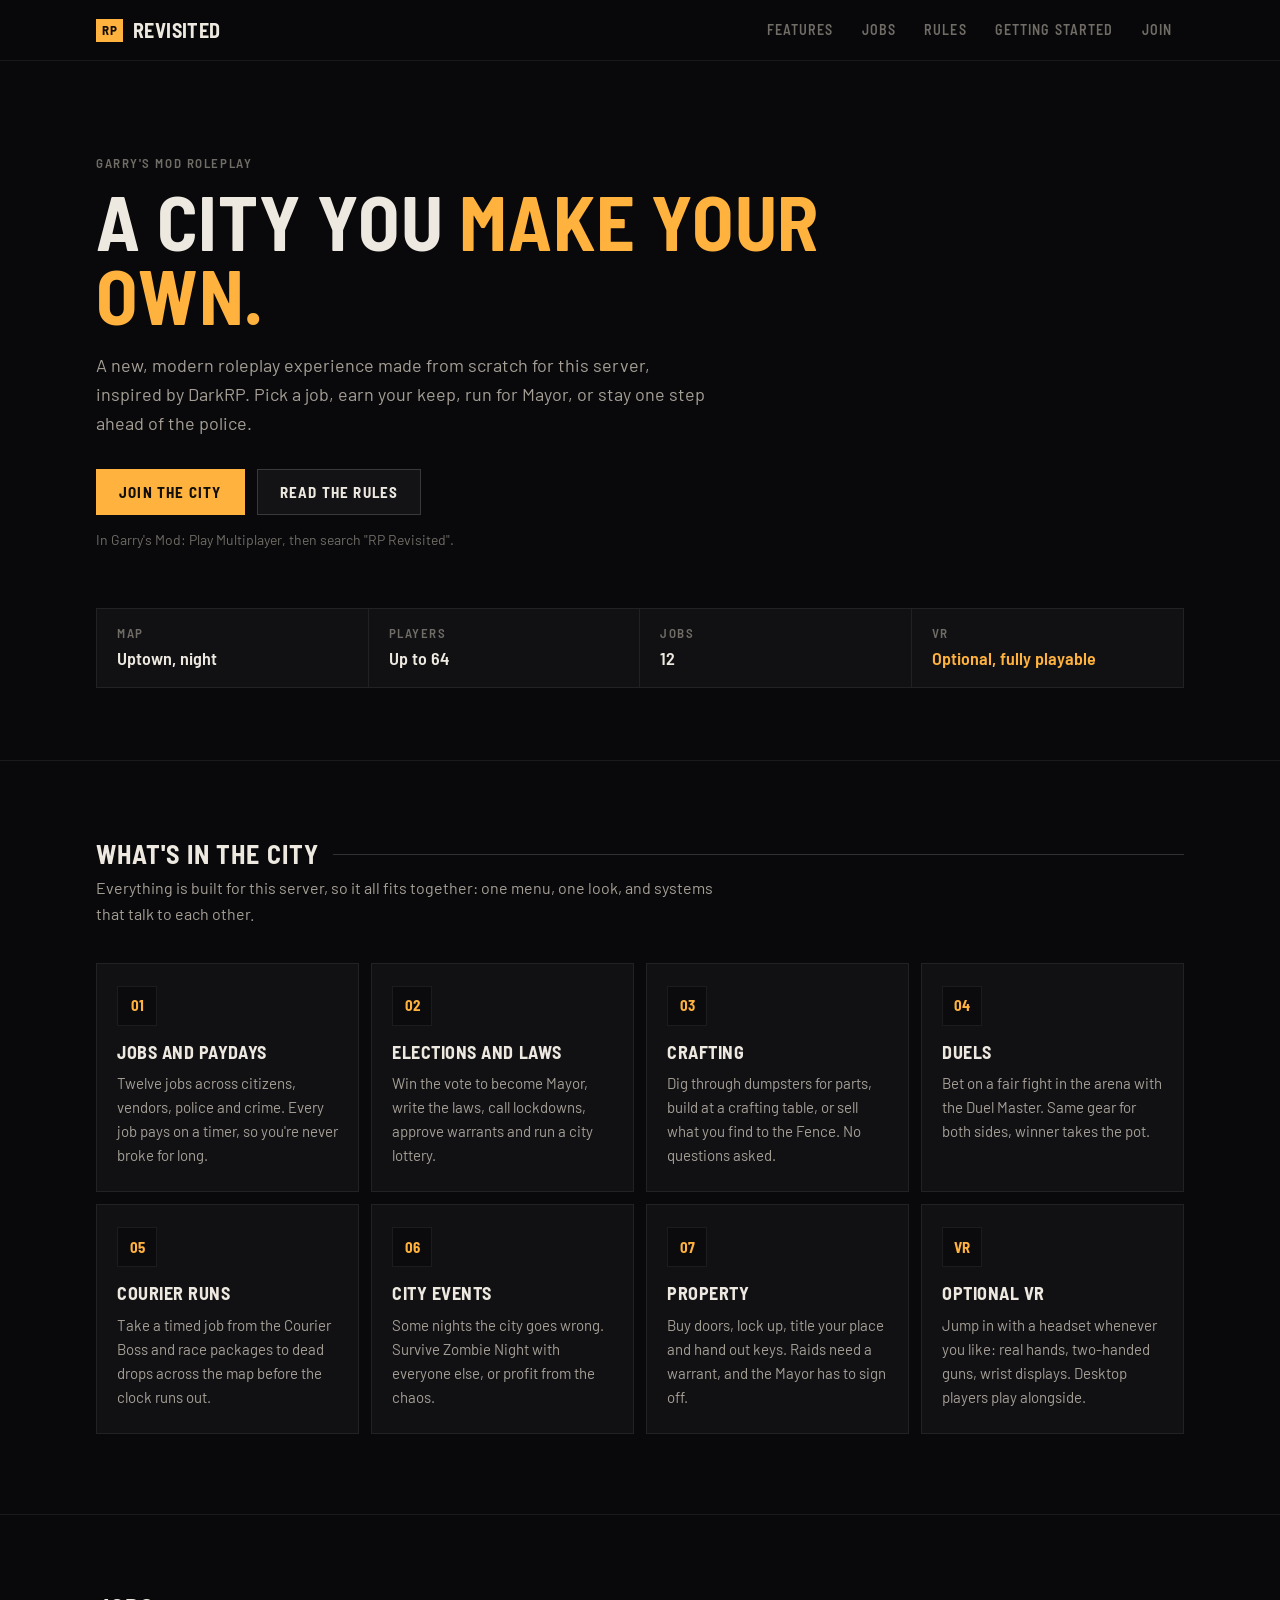
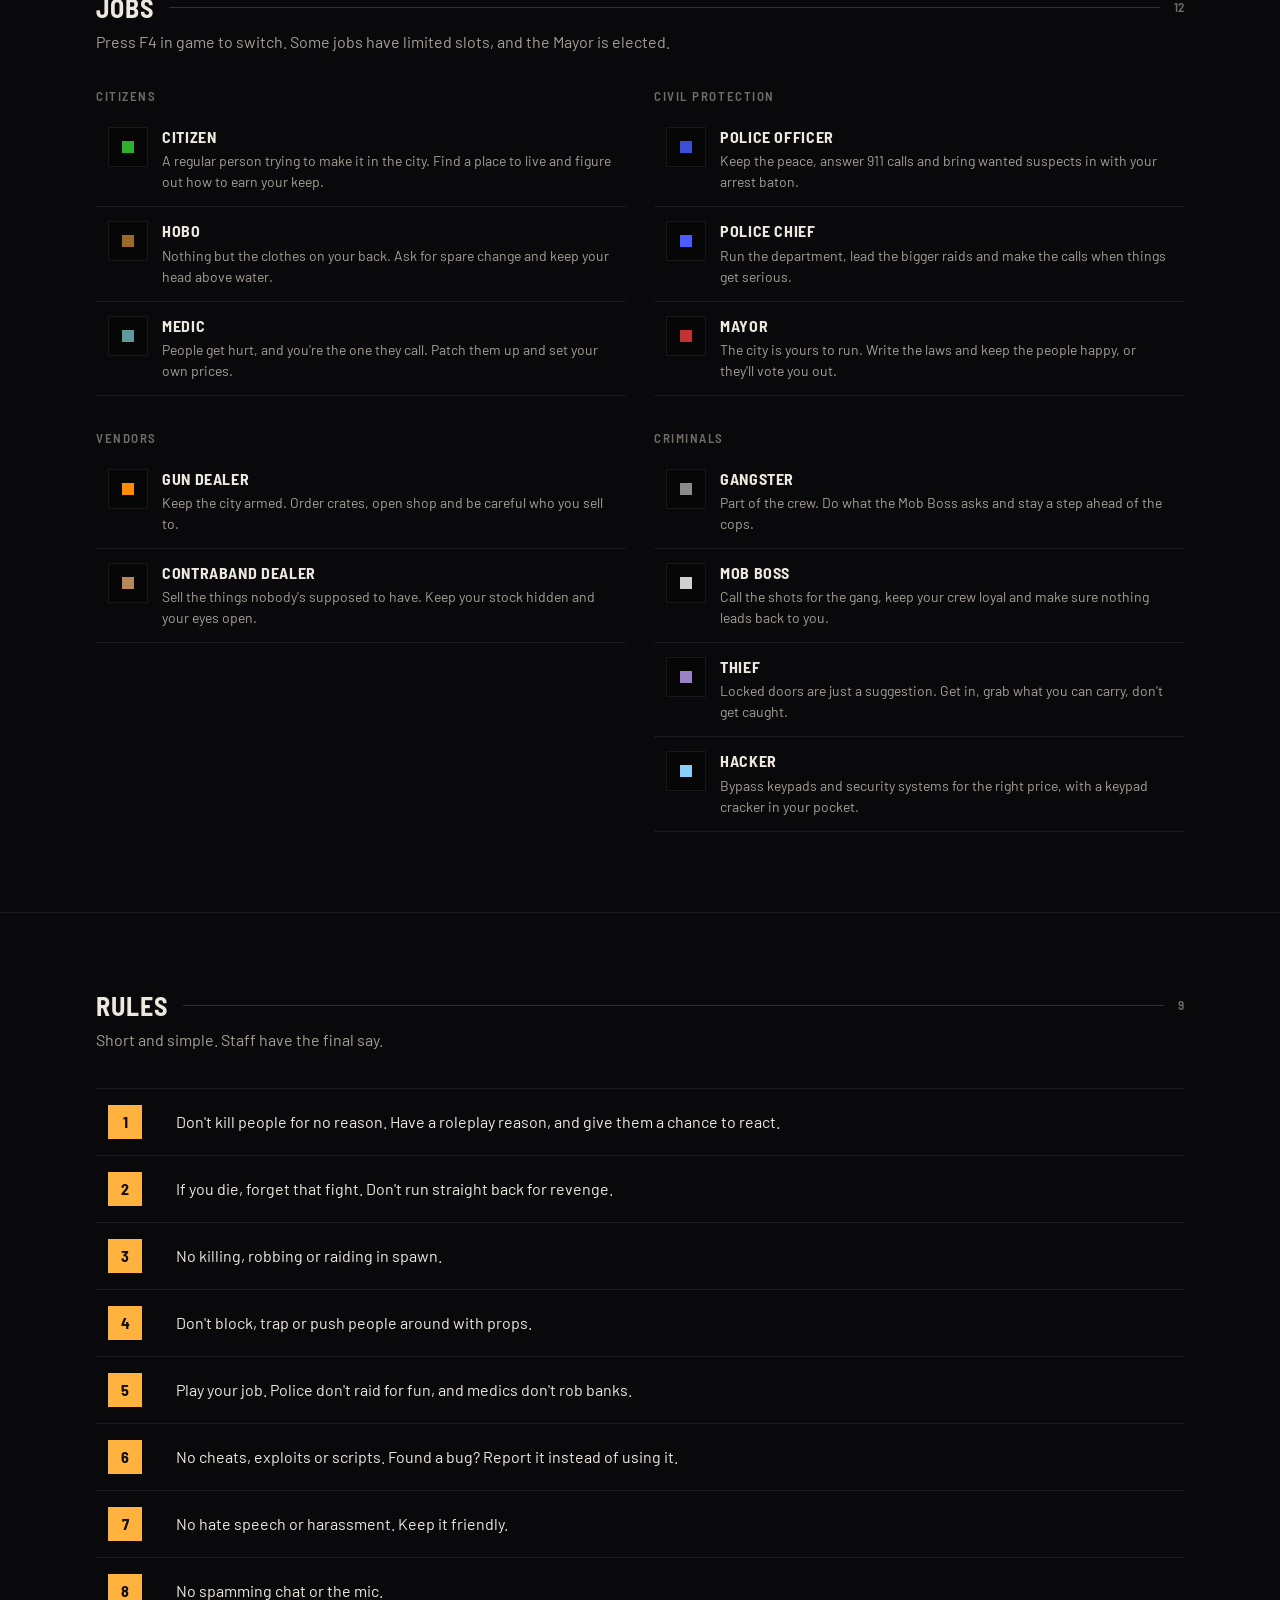
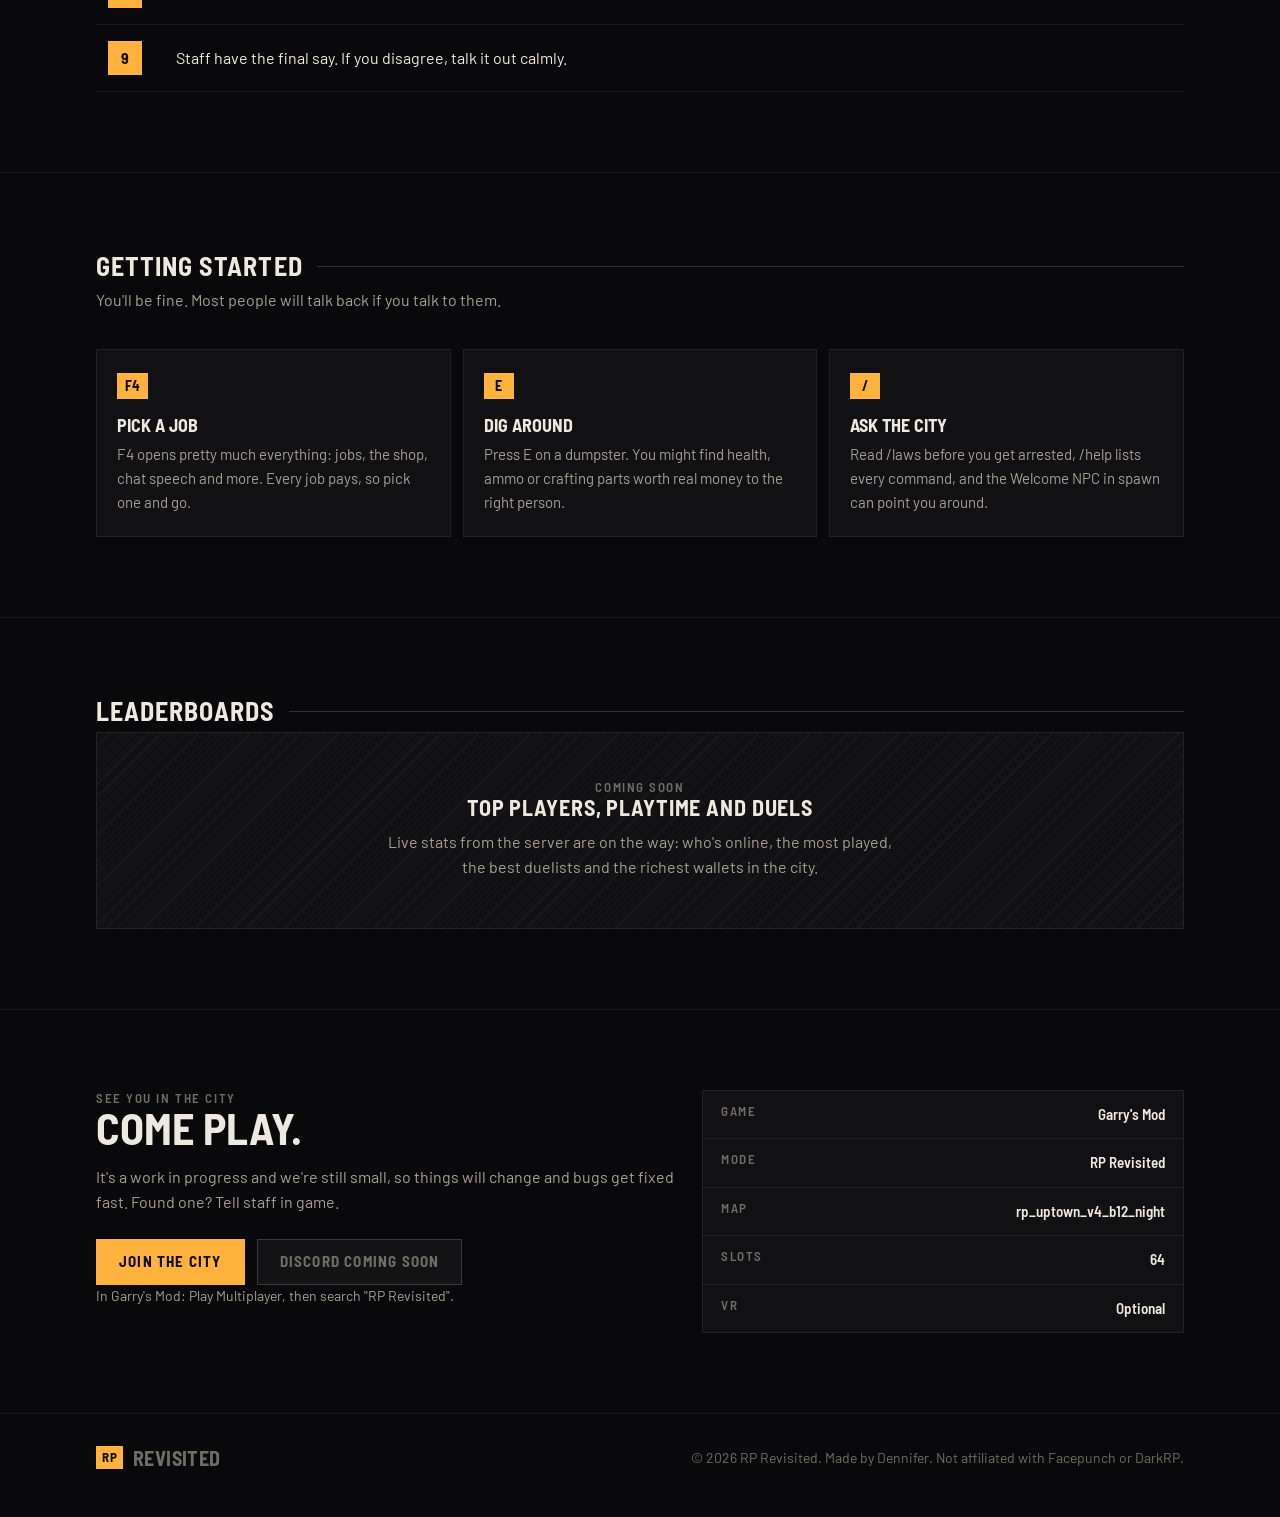
<file: index.html>
<!doctype html>
<html lang="en">
<head>
  <meta charset="utf-8">
  <meta name="viewport" content="width=device-width, initial-scale=1">
  <title>RP Revisited</title>
  <meta name="description" content="RP Revisited: a modern Garry's Mod roleplay server, made from scratch. Jobs, elections, crafting, duels, courier runs, city events and optional VR.">
  <meta name="theme-color" content="#09090b">
  <link rel="preconnect" href="https://fonts.googleapis.com">
  <link rel="preconnect" href="https://fonts.gstatic.com" crossorigin>
  <link href="https://fonts.googleapis.com/css2?family=Barlow:wght@400;500&family=Barlow+Semi+Condensed:wght@600;700&display=swap" rel="stylesheet">
  <link rel="stylesheet" href="style.css">
</head>
<body>

<header class="topbar">
  <div class="wrap">
    <a class="mark" href="#top" aria-label="RP Revisited, back to top">
      <span class="mark-tag">RP</span><span class="mark-word">Revisited</span>
    </a>
    <nav class="nav" aria-label="Sections">
      <a href="#features">Features</a>
      <a href="#jobs">Jobs</a>
      <a href="#rules">Rules</a>
      <a href="#start">Getting started</a>
      <a href="#join">Join</a>
    </nav>
  </div>
</header>

<main id="top">

  <!-- Hero -->
  <section class="hero">
    <div class="wrap">
      <div class="label">Garry's Mod roleplay</div>
      <h1>A city you <em>make your own.</em></h1>
      <p class="lead">A new, modern roleplay experience made from scratch for this server, inspired by DarkRP. Pick a job, earn your keep, run for Mayor, or stay one step ahead of the police.</p>
      <div class="hero-actions">
        <a class="btn btn-primary" data-join href="#join">Join the city</a>
        <a class="btn" href="#rules">Read the rules</a>
      </div>
      <p class="join-note" data-join-note></p>

      <div class="facts" role="list">
        <div class="fact" role="listitem"><div class="label">Map</div><div class="value">Uptown, night</div></div>
        <div class="fact" role="listitem"><div class="label">Players</div><div class="value">Up to 64</div></div>
        <div class="fact" role="listitem"><div class="label">Jobs</div><div class="value">12</div></div>
        <div class="fact" role="listitem"><div class="label">VR</div><div class="value amber">Optional, fully playable</div></div>
      </div>
    </div>
  </section>

  <!-- Features -->
  <section class="block" id="features">
    <div class="wrap">
      <div class="rule"><h2>What's in the city</h2></div>
      <p class="intro">Everything is built for this server, so it all fits together: one menu, one look, and systems that talk to each other.</p>
      <div class="grid">
        <article class="tile brackets">
          <div class="icon">01</div>
          <h3>Jobs and paydays</h3>
          <p>Twelve jobs across citizens, vendors, police and crime. Every job pays on a timer, so you're never broke for long.</p>
        </article>
        <article class="tile brackets">
          <div class="icon">02</div>
          <h3>Elections and laws</h3>
          <p>Win the vote to become Mayor, write the laws, call lockdowns, approve warrants and run a city lottery.</p>
        </article>
        <article class="tile brackets">
          <div class="icon">03</div>
          <h3>Crafting</h3>
          <p>Dig through dumpsters for parts, build at a crafting table, or sell what you find to the Fence. No questions asked.</p>
        </article>
        <article class="tile brackets">
          <div class="icon">04</div>
          <h3>Duels</h3>
          <p>Bet on a fair fight in the arena with the Duel Master. Same gear for both sides, winner takes the pot.</p>
        </article>
        <article class="tile brackets">
          <div class="icon">05</div>
          <h3>Courier runs</h3>
          <p>Take a timed job from the Courier Boss and race packages to dead drops across the map before the clock runs out.</p>
        </article>
        <article class="tile brackets">
          <div class="icon">06</div>
          <h3>City events</h3>
          <p>Some nights the city goes wrong. Survive Zombie Night with everyone else, or profit from the chaos.</p>
        </article>
        <article class="tile brackets">
          <div class="icon">07</div>
          <h3>Property</h3>
          <p>Buy doors, lock up, title your place and hand out keys. Raids need a warrant, and the Mayor has to sign off.</p>
        </article>
        <article class="tile brackets">
          <div class="icon">VR</div>
          <h3>Optional VR</h3>
          <p>Jump in with a headset whenever you like: real hands, two-handed guns, wrist displays. Desktop players play alongside.</p>
        </article>
      </div>
    </div>
  </section>

  <!-- Jobs -->
  <section class="block" id="jobs">
    <div class="wrap">
      <div class="rule"><h2>Jobs</h2><span class="count">12</span></div>
      <p class="intro">Press F4 in game to switch. Some jobs have limited slots, and the Mayor is elected.</p>
      <div class="jobs">
        <div class="job-group">
          <h3 class="label">Citizens</h3>
          <div class="job"><div class="swatch" style="--c:#2fae2f"></div><div><div class="name">Citizen</div><div class="desc">A regular person trying to make it in the city. Find a place to live and figure out how to earn your keep.</div></div></div>
          <div class="job"><div class="swatch" style="--c:#9a6a2a"></div><div><div class="name">Hobo</div><div class="desc">Nothing but the clothes on your back. Ask for spare change and keep your head above water.</div></div></div>
          <div class="job"><div class="swatch" style="--c:#5f9a9a"></div><div><div class="name">Medic</div><div class="desc">People get hurt, and you're the one they call. Patch them up and set your own prices.</div></div></div>
        </div>
        <div class="job-group">
          <h3 class="label">Civil Protection</h3>
          <div class="job"><div class="swatch" style="--c:#3a4fd6"></div><div><div class="name">Police Officer</div><div class="desc">Keep the peace, answer 911 calls and bring wanted suspects in with your arrest baton.</div></div></div>
          <div class="job"><div class="swatch" style="--c:#4a5cff"></div><div><div class="name">Police Chief</div><div class="desc">Run the department, lead the bigger raids and make the calls when things get serious.</div></div></div>
          <div class="job"><div class="swatch" style="--c:#c53030"></div><div><div class="name">Mayor</div><div class="desc">The city is yours to run. Write the laws and keep the people happy, or they'll vote you out.</div></div></div>
        </div>
        <div class="job-group">
          <h3 class="label">Vendors</h3>
          <div class="job"><div class="swatch" style="--c:#ff8c00"></div><div><div class="name">Gun Dealer</div><div class="desc">Keep the city armed. Order crates, open shop and be careful who you sell to.</div></div></div>
          <div class="job"><div class="swatch" style="--c:#b8875a"></div><div><div class="name">Contraband Dealer</div><div class="desc">Sell the things nobody's supposed to have. Keep your stock hidden and your eyes open.</div></div></div>
        </div>
        <div class="job-group">
          <h3 class="label">Criminals</h3>
          <div class="job"><div class="swatch" style="--c:#8a8a8a"></div><div><div class="name">Gangster</div><div class="desc">Part of the crew. Do what the Mob Boss asks and stay a step ahead of the cops.</div></div></div>
          <div class="job"><div class="swatch" style="--c:#cfcfcf"></div><div><div class="name">Mob Boss</div><div class="desc">Call the shots for the gang, keep your crew loyal and make sure nothing leads back to you.</div></div></div>
          <div class="job"><div class="swatch" style="--c:#9a80c4"></div><div><div class="name">Thief</div><div class="desc">Locked doors are just a suggestion. Get in, grab what you can carry, don't get caught.</div></div></div>
          <div class="job"><div class="swatch" style="--c:#87cefa"></div><div><div class="name">Hacker</div><div class="desc">Bypass keypads and security systems for the right price, with a keypad cracker in your pocket.</div></div></div>
        </div>
      </div>
    </div>
  </section>

  <!-- Rules -->
  <section class="block" id="rules">
    <div class="wrap">
      <div class="rule"><h2>Rules</h2><span class="count">9</span></div>
      <p class="intro">Short and simple. Staff have the final say.</p>
      <ol class="rules">
        <li>Don't kill people for no reason. Have a roleplay reason, and give them a chance to react.</li>
        <li>If you die, forget that fight. Don't run straight back for revenge.</li>
        <li>No killing, robbing or raiding in spawn.</li>
        <li>Don't block, trap or push people around with props.</li>
        <li>Play your job. Police don't raid for fun, and medics don't rob banks.</li>
        <li>No cheats, exploits or scripts. Found a bug? Report it instead of using it.</li>
        <li>No hate speech or harassment. Keep it friendly.</li>
        <li>No spamming chat or the mic.</li>
        <li>Staff have the final say. If you disagree, talk it out calmly.</li>
      </ol>
    </div>
  </section>

  <!-- Getting started -->
  <section class="block" id="start">
    <div class="wrap">
      <div class="rule"><h2>Getting started</h2></div>
      <p class="intro">You'll be fine. Most people will talk back if you talk to them.</p>
      <div class="steps">
        <article class="step brackets">
          <span class="key">F4</span>
          <h3>Pick a job</h3>
          <p>F4 opens pretty much everything: jobs, the shop, chat speech and more. Every job pays, so pick one and go.</p>
        </article>
        <article class="step brackets">
          <span class="key">E</span>
          <h3>Dig around</h3>
          <p>Press E on a dumpster. You might find health, ammo or crafting parts worth real money to the right person.</p>
        </article>
        <article class="step brackets">
          <span class="key">/</span>
          <h3>Ask the city</h3>
          <p>Read /laws before you get arrested, /help lists every command, and the Welcome NPC in spawn can point you around.</p>
        </article>
      </div>
    </div>
  </section>

  <!-- Leaderboards (MySQL web stats) -->
  <section class="block" id="stats">
    <div class="wrap">
      <div class="rule"><h2>Leaderboards</h2></div>
      <div class="soon">
        <div class="label">Coming soon</div>
        <h3>Top players, playtime and duels</h3>
        <p>Live stats from the server are on the way: who's online, the most played, the best duelists and the richest wallets in the city.</p>
      </div>
    </div>
  </section>

  <!-- Join -->
  <section class="block" id="join">
    <div class="wrap join">
      <div>
        <div class="label">See you in the city</div>
        <h2>Come play.</h2>
        <p>It's a work in progress and we're still small, so things will change and bugs get fixed fast. Found one? Tell staff in game.</p>
        <div class="hero-actions">
          <a class="btn btn-primary" data-join href="#join">Join the city</a>
          <a class="btn is-off" data-discord href="#join">Discord coming soon</a>
        </div>
        <p class="join-note" data-join-note></p>
      </div>
      <div class="panel">
        <div class="panel-row"><span class="label">Game</span><span class="v">Garry's Mod</span></div>
        <div class="panel-row"><span class="label">Mode</span><span class="v">RP Revisited</span></div>
        <div class="panel-row"><span class="label">Map</span><span class="v">rp_uptown_v4_b12_night</span></div>
        <div class="panel-row"><span class="label">Slots</span><span class="v">64</span></div>
        <div class="panel-row"><span class="label">VR</span><span class="v">Optional</span></div>
      </div>
    </div>
  </section>

</main>

<footer>
  <div class="wrap">
    <a class="mark" href="#top"><span class="mark-tag">RP</span><span class="mark-word">Revisited</span></a>
    <span>&copy; <span data-year></span> RP Revisited. Made by Dennifer. Not affiliated with Facepunch or DarkRP.</span>
  </div>
</footer>

<script src="site.js"></script>
</body>
</html>
</file>
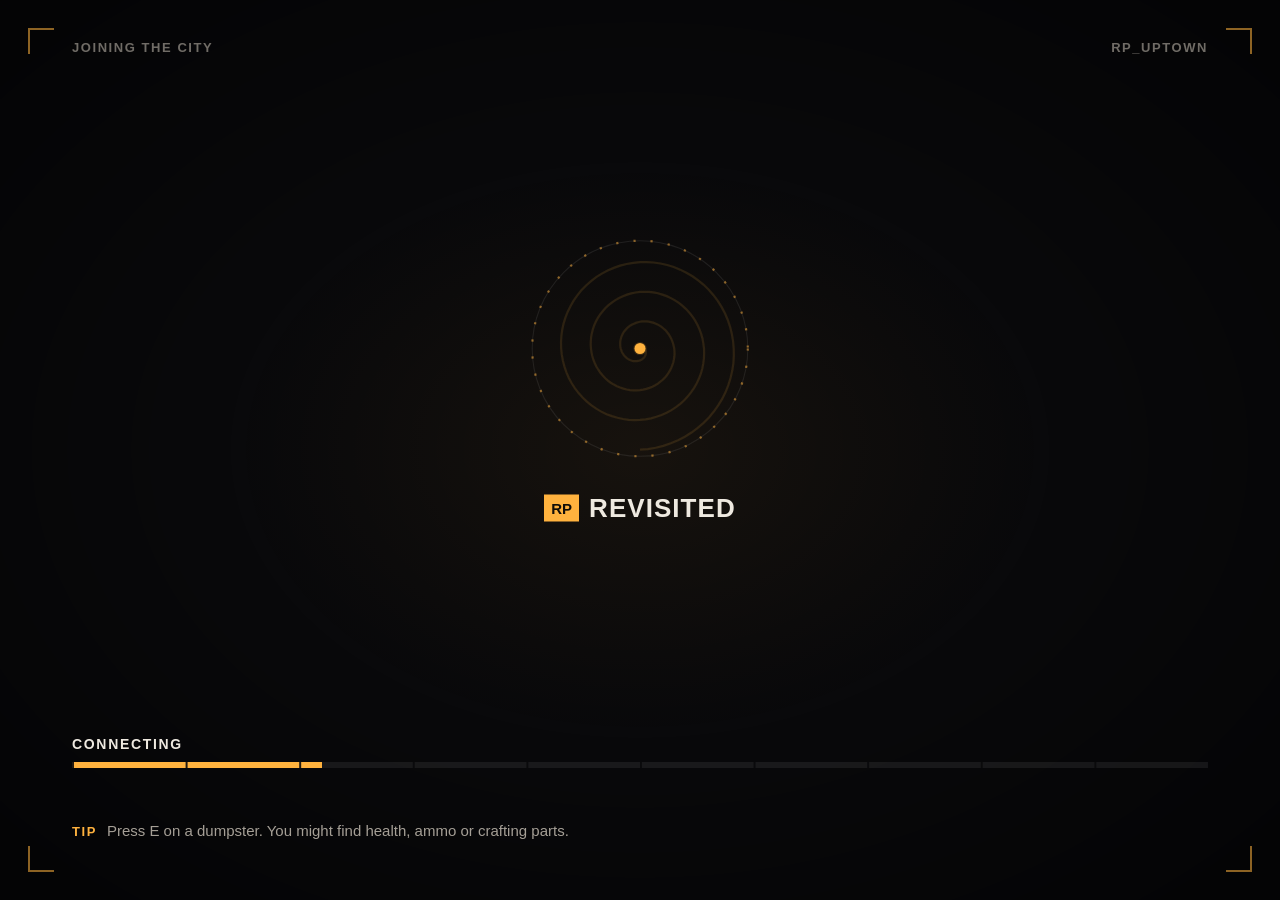
<file: loading/index.html>
<!doctype html>
<html lang="en">
<head>
<meta charset="utf-8">
<meta name="viewport" content="width=device-width, initial-scale=1">
<meta name="robots" content="noindex, nofollow">
<title>RP Revisited: loading</title>
<!--
  Garry's Mod loading screen for RP Revisited.
  Set on the server (cfg/server.cfg):
    sv_loadingurl "https://dennifer3.github.io/rprevisited/loading/?map=%m"
  Gmod calls GameDetails, SetFilesTotal, SetFilesNeeded, DownloadingFile and
  SetStatusChanged below while you join. Open with ?demo to watch it fake a join.
  Plain ES5 and prefixed CSS on purpose: older Gmod builds use an old browser.
  The spiral is a stand-in until there's a real logo.
-->
<style>
  * { box-sizing: border-box; }
  html, body { margin: 0; height: 100%; overflow: hidden; }
  body {
    background: #09090b;
    color: #eee9e0;
    font-family: "Bahnschrift", "Segoe UI", Tahoma, sans-serif;
    -webkit-font-smoothing: antialiased;
    -webkit-user-select: none; user-select: none;
    cursor: default;
  }
  .caps { text-transform: uppercase; letter-spacing: 0.12em; }
  .faint { color: #706c66; }
  .dim { color: #a59f96; }

  /* A faint vignette so the middle reads as lit */
  .vignette {
    position: fixed; left: 0; top: 0; right: 0; bottom: 0; pointer-events: none;
    background: radial-gradient(ellipse at center, rgba(255,178,62,0.06) 0%, rgba(0,0,0,0) 45%, rgba(0,0,0,0.55) 100%);
  }

  /* Corner frame, like the game's selection brackets */
  .corner { position: fixed; width: 26px; height: 26px; border-color: rgba(255,178,62,0.55); border-style: solid; border-width: 0; }
  .c-tl { left: 28px; top: 28px; border-left-width: 2px; border-top-width: 2px; }
  .c-tr { right: 28px; top: 28px; border-right-width: 2px; border-top-width: 2px; }
  .c-bl { left: 28px; bottom: 28px; border-left-width: 2px; border-bottom-width: 2px; }
  .c-br { right: 28px; bottom: 28px; border-right-width: 2px; border-bottom-width: 2px; }

  .top { position: fixed; left: 72px; right: 72px; top: 40px; font-size: 13px; font-weight: 600; }
  .top .right { float: right; }

  /* The centre: spiral, then the mark */
  .center {
    position: fixed; left: 50%; top: 44%;
    width: 520px; margin-left: -260px;
    -webkit-transform: translateY(-50%); transform: translateY(-50%);
    text-align: center;
  }
  .logo { width: 220px; height: 220px; margin: 0 auto; position: relative; }
  .logo svg { width: 220px; height: 220px; display: block; overflow: visible; }
  .spin { -webkit-transform-origin: 100px 100px; transform-origin: 100px 100px;
    -webkit-animation: spin 14s linear infinite; animation: spin 14s linear infinite; }
  .spin-back { -webkit-transform-origin: 100px 100px; transform-origin: 100px 100px;
    -webkit-animation: spin 40s linear infinite reverse; animation: spin 40s linear infinite reverse; }
  .trail { fill: none; stroke: rgba(255,178,62,0.12); stroke-width: 2; }
  .draw {
    fill: none; stroke: #ffb23e; stroke-width: 3; stroke-linecap: round;
    stroke-dasharray: 990; stroke-dashoffset: 990;
    -webkit-animation: draw 5.2s ease-in-out infinite; animation: draw 5.2s ease-in-out infinite;
  }
  .ring { fill: none; stroke: rgba(255,255,255,0.08); stroke-width: 1; }
  .ticks { fill: none; stroke: rgba(255,178,62,0.5); stroke-width: 2; stroke-dasharray: 2 13.7; }
  .core { fill: #ffb23e; -webkit-transform-origin: 100px 100px; transform-origin: 100px 100px;
    -webkit-animation: pulse 2.6s ease-in-out infinite; animation: pulse 2.6s ease-in-out infinite; }
  .halo { fill: rgba(255,178,62,0.18); -webkit-transform-origin: 100px 100px; transform-origin: 100px 100px;
    -webkit-animation: halo 2.6s ease-out infinite; animation: halo 2.6s ease-out infinite; }

  @-webkit-keyframes spin { from { -webkit-transform: rotate(0deg); } to { -webkit-transform: rotate(360deg); } }
  @keyframes spin { from { transform: rotate(0deg); } to { transform: rotate(360deg); } }
  @-webkit-keyframes draw { 0% { stroke-dashoffset: 990; } 50% { stroke-dashoffset: 0; } 100% { stroke-dashoffset: -990; } }
  @keyframes draw { 0% { stroke-dashoffset: 990; } 50% { stroke-dashoffset: 0; } 100% { stroke-dashoffset: -990; } }
  @-webkit-keyframes pulse { 0%, 100% { -webkit-transform: scale(1); } 50% { -webkit-transform: scale(1.35); } }
  @keyframes pulse { 0%, 100% { transform: scale(1); } 50% { transform: scale(1.35); } }
  @-webkit-keyframes halo { 0% { -webkit-transform: scale(0.6); opacity: 0.9; } 100% { -webkit-transform: scale(3.4); opacity: 0; } }
  @keyframes halo { 0% { transform: scale(0.6); opacity: 0.9; } 100% { transform: scale(3.4); opacity: 0; } }

  .mark { margin-top: 34px; display: inline-block; }
  .mark-tag { display: inline-block; background: #ffb23e; color: #120e08; font-weight: 700; font-size: 15px; padding: 5px 7px; margin-right: 10px; vertical-align: middle; }
  .mark-word { display: inline-block; font-weight: 700; font-size: 26px; vertical-align: middle; letter-spacing: 0.04em; }
  .server { margin-top: 12px; font-size: 14px; min-height: 18px; }

  /* Bottom: status, progress, tips */
  .bottom { position: fixed; left: 72px; right: 72px; bottom: 56px; }
  .status-row { overflow: hidden; font-size: 14px; font-weight: 600; margin-bottom: 10px; }
  .status { float: left; }
  .count { float: right; }
  .bar { position: relative; height: 6px; background: rgba(255,255,255,0.07); overflow: hidden; }
  .fill { position: absolute; left: 0; top: 0; bottom: 0; width: 0; background: #ffb23e;
    -webkit-transition: width 0.4s ease; transition: width 0.4s ease; }
  .bar.waiting .fill { width: 22%; -webkit-animation: sweep 1.6s ease-in-out infinite; animation: sweep 1.6s ease-in-out infinite; }
  @-webkit-keyframes sweep { 0% { left: -22%; } 100% { left: 100%; } }
  @keyframes sweep { 0% { left: -22%; } 100% { left: 100%; } }
  .tickmarks { position: absolute; left: 0; top: 0; right: 0; bottom: 0;
    background-image: -webkit-linear-gradient(left, rgba(9,9,11,0.9) 2px, transparent 2px);
    background-image: linear-gradient(to right, rgba(9,9,11,0.9) 2px, transparent 2px);
    background-size: 10% 100%; }
  .file { margin-top: 10px; font-size: 13px; height: 16px; overflow: hidden; white-space: nowrap; text-overflow: ellipsis; }

  .tip { margin-top: 28px; font-size: 15px; min-height: 22px;
    -webkit-transition: opacity 0.5s ease; transition: opacity 0.5s ease; }
  .tip b { color: #ffb23e; font-weight: 700; margin-right: 10px; font-size: 13px; letter-spacing: 0.12em; }

  @media (max-width: 700px) {
    .top, .bottom { left: 24px; right: 24px; }
    .center { width: 300px; margin-left: -150px; }
    .corner { display: none; }
  }
</style>
</head>
<body>
  <div class="vignette"></div>
  <div class="corner c-tl"></div><div class="corner c-tr"></div>
  <div class="corner c-bl"></div><div class="corner c-br"></div>

  <div class="top caps faint">
    <span>Joining the city</span>
    <span class="right" id="map">rp_uptown</span>
  </div>

  <div class="center">
    <div class="logo">
      <svg viewBox="0 0 200 200" aria-hidden="true">
        <circle class="ring" cx="100" cy="100" r="98"></circle>
        <g class="spin-back"><circle class="ticks" cx="100" cy="100" r="98"></circle></g>
        <g class="spin">
          <path class="trail" d="M104.0 100.0 L104.3 100.3 L104.6 100.7 L104.9 101.2 L105.1 101.7 L105.3 102.2 L105.4 102.7 L105.4 103.3 L105.4 103.9 L105.4 104.6 L105.2 105.2 L105.0 105.9 L104.7 106.5 L104.4 107.2 L104.0 107.8 L103.5 108.4 L102.9 109.0 L102.3 109.5 L101.6 110.0 L100.8 110.4 L100.0 110.8 L99.1 111.1 L98.2 111.3 L97.2 111.5 L96.3 111.5 L95.2 111.5 L94.2 111.4 L93.1 111.2 L92.1 110.9 L91.0 110.5 L90.0 110.0 L89.0 109.4 L88.0 108.7 L87.1 107.9 L86.2 107.0 L85.4 106.1 L84.6 105.0 L83.9 103.9 L83.3 102.6 L82.9 101.3 L82.5 100.0 L82.2 98.6 L82.0 97.2 L82.0 95.7 L82.0 94.2 L82.2 92.6 L82.6 91.1 L83.0 89.6 L83.6 88.1 L84.3 86.6 L85.2 85.2 L86.2 83.8 L87.3 82.5 L88.5 81.3 L89.9 80.2 L91.3 79.1 L92.9 78.2 L94.6 77.4 L96.3 76.7 L98.1 76.1 L100.0 75.7 L101.9 75.4 L103.9 75.3 L105.9 75.4 L107.9 75.6 L109.9 76.0 L112.0 76.5 L113.9 77.3 L115.9 78.1 L117.8 79.2 L119.6 80.4 L121.3 81.8 L123.0 83.3 L124.5 85.0 L125.9 86.8 L127.1 88.8 L128.3 90.8 L129.2 93.0 L130.0 95.2 L130.6 97.6 L131.1 100.0 L131.3 102.5 L131.4 105.0 L131.2 107.5 L130.8 110.0 L130.3 112.5 L129.5 115.0 L128.5 117.5 L127.3 119.9 L125.9 122.2 L124.4 124.4 L122.6 126.5 L120.7 128.4 L118.5 130.2 L116.3 131.9 L113.8 133.4 L111.3 134.7 L108.6 135.8 L105.8 136.7 L102.9 137.4 L100.0 137.8 L97.0 138.1 L94.0 138.0 L90.9 137.8 L87.9 137.3 L84.9 136.5 L81.9 135.5 L79.0 134.3 L76.2 132.8 L73.4 131.1 L70.8 129.2 L68.4 127.0 L66.1 124.6 L64.0 122.1 L62.1 119.3 L60.3 116.4 L58.9 113.4 L57.6 110.2 L56.6 106.9 L55.9 103.5 L55.4 100.0 L55.2 96.5 L55.3 92.9 L55.6 89.3 L56.3 85.8 L57.2 82.3 L58.4 78.8 L59.9 75.5 L61.7 72.2 L63.8 69.0 L66.1 66.1 L68.6 63.2 L71.4 60.6 L74.4 58.2 L77.6 56.0 L81.0 54.1 L84.5 52.4 L88.2 51.0 L92.1 49.9 L96.0 49.1 L100.0 48.6 L104.1 48.4 L108.1 48.6 L112.2 49.0 L116.3 49.8 L120.3 51.0 L124.3 52.4 L128.1 54.2 L131.8 56.2 L135.3 58.6 L138.7 61.3 L141.9 64.2 L144.9 67.4 L147.6 70.9 L150.0 74.5 L152.2 78.4 L154.0 82.4 L155.6 86.7 L156.8 91.0 L157.6 95.5 L158.2 100.0 L158.3 104.6 L158.1 109.2 L157.5 113.8 L156.6 118.4 L155.3 122.9 L153.6 127.3 L151.6 131.6 L149.2 135.8 L146.5 139.7 L143.5 143.5 L140.2 147.1 L136.6 150.3 L132.7 153.3 L128.6 156.0 L124.2 158.4 L119.6 160.5 L114.9 162.1 L110.1 163.5 L105.1 164.4 L100.0 164.9 L94.9 165.1 L89.7 164.8 L84.6 164.1 L79.5 163.0 L74.5 161.5 L69.6 159.7 L64.8 157.4 L60.2 154.7 L55.9 151.7 L51.7 148.3 L47.8 144.6 L44.2 140.5 L40.9 136.2 L37.9 131.6 L35.3 126.8 L33.1 121.7 L31.3 116.5 L29.9 111.1 L28.9 105.6 L28.3 100.0 L28.2 94.3 L28.5 88.7 L29.3 83.0 L30.5 77.4 L32.2 71.9 L34.3 66.5 L36.9 61.3 L39.8 56.3 L43.2 51.5 L46.9 46.9 L51.0 42.7 L55.5 38.7 L60.2 35.1 L65.3 31.9 L70.6 29.1 L76.2 26.7 L81.9 24.7 L87.8 23.2 L93.9 22.1 L100.0 21.5 L106.2 21.4 L112.4 21.8 L118.6 22.7 L124.7 24.1 L130.7 25.9 L136.5 28.3 L142.2 31.1 L147.7 34.3 L152.9 38.0 L157.9 42.1 L162.5 46.6 L166.8 51.5 L170.7 56.7 L174.1 62.2 L177.2 68.0 L179.8 74.1 L181.9 80.3 L183.5 86.8 L184.6 93.3 L185.2 100.0 L185.3 106.7 L184.9 113.4 L183.9 120.1 L182.3 126.8 L180.3 133.3 L177.8 139.6 L174.7 145.8 L171.1 151.7 L167.1 157.3 L162.7 162.7 L157.8 167.6 L152.5 172.2 L146.8 176.4 L140.8 180.2 L134.6 183.4 L128.0 186.2 L121.2 188.5 L114.3 190.2 L107.2 191.4 L100.0 192.0"></path>
          <path class="draw" d="M104.0 100.0 L104.3 100.3 L104.6 100.7 L104.9 101.2 L105.1 101.7 L105.3 102.2 L105.4 102.7 L105.4 103.3 L105.4 103.9 L105.4 104.6 L105.2 105.2 L105.0 105.9 L104.7 106.5 L104.4 107.2 L104.0 107.8 L103.5 108.4 L102.9 109.0 L102.3 109.5 L101.6 110.0 L100.8 110.4 L100.0 110.8 L99.1 111.1 L98.2 111.3 L97.2 111.5 L96.3 111.5 L95.2 111.5 L94.2 111.4 L93.1 111.2 L92.1 110.9 L91.0 110.5 L90.0 110.0 L89.0 109.4 L88.0 108.7 L87.1 107.9 L86.2 107.0 L85.4 106.1 L84.6 105.0 L83.9 103.9 L83.3 102.6 L82.9 101.3 L82.5 100.0 L82.2 98.6 L82.0 97.2 L82.0 95.7 L82.0 94.2 L82.2 92.6 L82.6 91.1 L83.0 89.6 L83.6 88.1 L84.3 86.6 L85.2 85.2 L86.2 83.8 L87.3 82.5 L88.5 81.3 L89.9 80.2 L91.3 79.1 L92.9 78.2 L94.6 77.4 L96.3 76.7 L98.1 76.1 L100.0 75.7 L101.9 75.4 L103.9 75.3 L105.9 75.4 L107.9 75.6 L109.9 76.0 L112.0 76.5 L113.9 77.3 L115.9 78.1 L117.8 79.2 L119.6 80.4 L121.3 81.8 L123.0 83.3 L124.5 85.0 L125.9 86.8 L127.1 88.8 L128.3 90.8 L129.2 93.0 L130.0 95.2 L130.6 97.6 L131.1 100.0 L131.3 102.5 L131.4 105.0 L131.2 107.5 L130.8 110.0 L130.3 112.5 L129.5 115.0 L128.5 117.5 L127.3 119.9 L125.9 122.2 L124.4 124.4 L122.6 126.5 L120.7 128.4 L118.5 130.2 L116.3 131.9 L113.8 133.4 L111.3 134.7 L108.6 135.8 L105.8 136.7 L102.9 137.4 L100.0 137.8 L97.0 138.1 L94.0 138.0 L90.9 137.8 L87.9 137.3 L84.9 136.5 L81.9 135.5 L79.0 134.3 L76.2 132.8 L73.4 131.1 L70.8 129.2 L68.4 127.0 L66.1 124.6 L64.0 122.1 L62.1 119.3 L60.3 116.4 L58.9 113.4 L57.6 110.2 L56.6 106.9 L55.9 103.5 L55.4 100.0 L55.2 96.5 L55.3 92.9 L55.6 89.3 L56.3 85.8 L57.2 82.3 L58.4 78.8 L59.9 75.5 L61.7 72.2 L63.8 69.0 L66.1 66.1 L68.6 63.2 L71.4 60.6 L74.4 58.2 L77.6 56.0 L81.0 54.1 L84.5 52.4 L88.2 51.0 L92.1 49.9 L96.0 49.1 L100.0 48.6 L104.1 48.4 L108.1 48.6 L112.2 49.0 L116.3 49.8 L120.3 51.0 L124.3 52.4 L128.1 54.2 L131.8 56.2 L135.3 58.6 L138.7 61.3 L141.9 64.2 L144.9 67.4 L147.6 70.9 L150.0 74.5 L152.2 78.4 L154.0 82.4 L155.6 86.7 L156.8 91.0 L157.6 95.5 L158.2 100.0 L158.3 104.6 L158.1 109.2 L157.5 113.8 L156.6 118.4 L155.3 122.9 L153.6 127.3 L151.6 131.6 L149.2 135.8 L146.5 139.7 L143.5 143.5 L140.2 147.1 L136.6 150.3 L132.7 153.3 L128.6 156.0 L124.2 158.4 L119.6 160.5 L114.9 162.1 L110.1 163.5 L105.1 164.4 L100.0 164.9 L94.9 165.1 L89.7 164.8 L84.6 164.1 L79.5 163.0 L74.5 161.5 L69.6 159.7 L64.8 157.4 L60.2 154.7 L55.9 151.7 L51.7 148.3 L47.8 144.6 L44.2 140.5 L40.9 136.2 L37.9 131.6 L35.3 126.8 L33.1 121.7 L31.3 116.5 L29.9 111.1 L28.9 105.6 L28.3 100.0 L28.2 94.3 L28.5 88.7 L29.3 83.0 L30.5 77.4 L32.2 71.9 L34.3 66.5 L36.9 61.3 L39.8 56.3 L43.2 51.5 L46.9 46.9 L51.0 42.7 L55.5 38.7 L60.2 35.1 L65.3 31.9 L70.6 29.1 L76.2 26.7 L81.9 24.7 L87.8 23.2 L93.9 22.1 L100.0 21.5 L106.2 21.4 L112.4 21.8 L118.6 22.7 L124.7 24.1 L130.7 25.9 L136.5 28.3 L142.2 31.1 L147.7 34.3 L152.9 38.0 L157.9 42.1 L162.5 46.6 L166.8 51.5 L170.7 56.7 L174.1 62.2 L177.2 68.0 L179.8 74.1 L181.9 80.3 L183.5 86.8 L184.6 93.3 L185.2 100.0 L185.3 106.7 L184.9 113.4 L183.9 120.1 L182.3 126.8 L180.3 133.3 L177.8 139.6 L174.7 145.8 L171.1 151.7 L167.1 157.3 L162.7 162.7 L157.8 167.6 L152.5 172.2 L146.8 176.4 L140.8 180.2 L134.6 183.4 L128.0 186.2 L121.2 188.5 L114.3 190.2 L107.2 191.4 L100.0 192.0"></path>
        </g>
        <circle class="halo" cx="100" cy="100" r="6"></circle>
        <circle class="core" cx="100" cy="100" r="5"></circle>
      </svg>
    </div>
    <div class="mark"><span class="mark-tag">RP</span><span class="mark-word caps">Revisited</span></div>
    <div class="server dim" id="server"></div>
  </div>

  <div class="bottom">
    <div class="status-row caps">
      <span class="status" id="status">Connecting</span>
      <span class="count faint" id="count"></span>
    </div>
    <div class="bar waiting" id="bar"><div class="fill" id="fill"></div><div class="tickmarks"></div></div>
    <div class="file faint" id="file"></div>
    <div class="tip dim" id="tip"></div>
  </div>

<script>
(function () {
  var TIPS = [
    "Press F4 for jobs, the shop and pretty much everything else.",
    "Every job pays on a timer. Pick one and you won't be broke for long.",
    "Press E on a dumpster. You might find health, ammo or crafting parts.",
    "Read /laws before you get yourself arrested.",
    "The Fence buys crafting parts. No questions asked.",
    "Win the election and you write the laws. Try not to die in office.",
    "Bet on a fair fight with the Duel Master. Same gear for both sides.",
    "The Courier Boss pays for packages delivered on time.",
    "No killing, robbing or raiding in spawn.",
    "Got a headset? VR is optional, and fully playable."
  ];

  function $(id) { return document.getElementById(id); }
  function setText(id, text) { $(id).innerHTML = ""; $(id).appendChild(document.createTextNode(text)); }

  var total = 0, needed = 0;

  function updateBar() {
    if (total > 0) {
      var done = Math.max(0, total - needed);
      $("bar").className = "bar";
      $("fill").style.width = Math.min(100, done / total * 100) + "%";
      setText("count", done + " / " + total + " files");
    }
  }

  // Called by Garry's Mod while joining.
  window.GameDetails = function (servername, serverurl, mapname, maxplayers, steamid, gamemode) {
    if (servername) setText("server", servername);
    if (mapname) setText("map", mapname + (maxplayers ? "   /   " + maxplayers + " slots" : ""));
  };
  window.SetFilesTotal = function (n) { total = Number(n) || 0; updateBar(); };
  window.SetFilesNeeded = function (n) { needed = Number(n) || 0; updateBar(); };
  window.DownloadingFile = function (name) {
    var parts = String(name || "").split("/");
    setText("file", "Downloading " + parts[parts.length - 1]);
  };
  window.SetStatusChanged = function (status) {
    setText("status", String(status || "").replace(/\.\.\.$/, ""));
    if (/sending client info|client info sent|starting lua/i.test(status)) {
      $("bar").className = "bar";
      $("fill").style.width = "100%";
      setText("file", "");
    }
  };

  // The map from the URL (sv_loadingurl ...?map=%m), before Gmod tells us.
  var m = /[?&]map=([^&]+)/.exec(location.search);
  if (m) setText("map", decodeURIComponent(m[1]));

  // Tips, one at a time, fading between them.
  var tipIndex = Math.floor(Math.random() * TIPS.length);
  function showTip() {
    var el = $("tip");
    el.style.opacity = 0;
    setTimeout(function () {
      el.innerHTML = "<b>TIP</b>";
      el.appendChild(document.createTextNode(TIPS[tipIndex]));
      el.style.opacity = 1;
      tipIndex = (tipIndex + 1) % TIPS.length;
    }, 500);
  }
  showTip();
  setInterval(showTip, 7000);

  // ?demo: pretend to join, for previewing in a normal browser.
  if (/[?&]demo/.test(location.search)) {
    GameDetails("RP Revisited | *New* Optional VR-RP | Crafting | Dueling", "", "rp_uptown_v4_b12_night", 64, "", "rprevisited");
    SetStatusChanged("Retrieving server info...");
    var files = ["materials/rpr/logo.png", "models/props/crate.mdl", "sound/rpr/coin.wav", "maps/rp_uptown_v4_b12_night.bsp", "lua/autorun/client/rpr.lua"];
    var t = 60, left = 60;
    setTimeout(function () {
      SetStatusChanged("Workshop Complete");
      SetFilesTotal(t); SetFilesNeeded(left);
      var timer = setInterval(function () {
        left = Math.max(0, left - 3);
        SetFilesNeeded(left);
        DownloadingFile(files[left % files.length]);
        if (left === 0) {
          clearInterval(timer);
          SetStatusChanged("Sending client info...");
          setTimeout(function () { location.reload(); }, 6000);
        }
      }, 450);
    }, 2500);
  }
})();
</script>
</body>
</html>
</file>
<file: style.css>
/* RP Revisited: the game's "night shift" look on the web.
   Warm white on near-black, amber for what matters, thin rules, caps labels,
   corner brackets on hover. Same colours as the in-game UI kit. */
:root {
  --bg: #09090b;
  --panel: #111114;
  --well: rgba(0, 0, 0, 0.35);
  --line: rgba(255, 255, 255, 0.07);
  --line-strong: rgba(255, 255, 255, 0.16);
  --hover: rgba(255, 255, 255, 0.04);
  --text: #eee9e0;
  --dim: #a59f96;
  --faint: #706c66;
  --amber: #ffb23e;
  --ink: #120e08;
  --money: #80ce7a;
  --display: "Bahnschrift", "Barlow Semi Condensed", "Segoe UI", sans-serif;
  --body: "Segoe UI", "Barlow", system-ui, sans-serif;
  --wrap: 1120px;
  --gutter: 16px;
}

* { box-sizing: border-box; }
html { scroll-behavior: smooth; }
body {
  margin: 0;
  background: var(--bg);
  color: var(--text);
  font: 16px/1.6 var(--body);
  -webkit-font-smoothing: antialiased;
}
a { color: inherit; }
img { max-width: 100%; display: block; }

.wrap { max-width: var(--wrap); margin: 0 auto; padding: 0 var(--gutter); }

/* Caps labels and headings, like the menus */
.caps {
  font-family: var(--display);
  text-transform: uppercase;
  letter-spacing: 0.06em;
}
.label { font: 600 13px/1 var(--display); text-transform: uppercase; letter-spacing: 0.12em; color: var(--faint); }

/* The mark: [RP] REVISITED */
.mark { display: inline-flex; align-items: center; gap: 10px; text-decoration: none; }
.mark-tag {
  background: var(--amber); color: var(--ink);
  font: 700 13px/1 var(--display); padding: 5px 6px; letter-spacing: 0.04em;
}
.mark-word { font: 700 20px/1 var(--display); text-transform: uppercase; letter-spacing: 0.02em; }

/* Top bar */
.topbar {
  position: sticky; top: 0; z-index: 10;
  background: rgba(9, 9, 11, 0.92);
  backdrop-filter: blur(6px);
  border-bottom: 1px solid var(--line);
}
.topbar .wrap { display: flex; align-items: center; justify-content: space-between; height: 60px; gap: 16px; }
.nav { display: flex; gap: 4px; }
.nav a {
  position: relative; padding: 20px 12px;
  font: 600 14px/1 var(--display); text-transform: uppercase; letter-spacing: 0.08em;
  color: var(--faint); text-decoration: none;
}
.nav a:hover { color: var(--text); }
.nav a:hover::after { content: ""; position: absolute; left: 12px; right: 12px; bottom: 0; height: 3px; background: var(--amber); }

/* Buttons */
.btn {
  display: inline-flex; align-items: center; justify-content: center;
  min-height: 46px; padding: 0 22px;
  font: 700 15px/1 var(--display); text-transform: uppercase; letter-spacing: 0.08em;
  text-decoration: none; border: 1px solid var(--line-strong); color: var(--text);
  background: rgba(255, 255, 255, 0.04);
}
.btn:hover { background: rgba(255, 255, 255, 0.09); }
.btn-primary { background: var(--amber); color: var(--ink); border-color: var(--amber); }
.btn-primary:hover { background: #ffc266; }
.btn.is-off { pointer-events: none; color: var(--faint); }

/* Corner brackets: what the game uses to frame a hovered or selected thing */
.brackets { position: relative; }
.brackets::before, .brackets::after {
  content: ""; position: absolute; width: 12px; height: 12px; opacity: 0; transition: opacity 0.12s;
  pointer-events: none;
}
.brackets::before { left: 6px; top: 6px; border-left: 2px solid var(--amber); border-top: 2px solid var(--amber); }
.brackets::after { right: 6px; bottom: 6px; border-right: 2px solid var(--amber); border-bottom: 2px solid var(--amber); }
.brackets:hover::before, .brackets:hover::after { opacity: 1; }

/* Hero */
.hero { padding: 96px 0 72px; border-bottom: 1px solid var(--line); }
.hero h1 {
  margin: 14px 0 18px; max-width: 760px;
  font: 700 clamp(40px, 7vw, 76px)/0.98 var(--display); text-transform: uppercase; letter-spacing: 0.01em;
}
.hero h1 em { font-style: normal; color: var(--amber); }
.hero p.lead { max-width: 620px; margin: 0 0 32px; color: var(--dim); font-size: 18px; }
.hero-actions { display: flex; flex-wrap: wrap; gap: 12px; align-items: center; }
.join-note { margin: 14px 0 0; color: var(--faint); font-size: 14px; }

.facts {
  display: grid; grid-template-columns: repeat(4, 1fr); margin-top: 56px;
  border: 1px solid var(--line); background: var(--panel);
}
.fact { padding: 18px 20px; border-right: 1px solid var(--line); }
.fact:last-child { border-right: 0; }
.fact .value { margin-top: 8px; font: 600 18px/1.2 var(--display); }
.fact .value.amber { color: var(--amber); }

/* Sections */
section.block { padding: 80px 0; border-bottom: 1px solid var(--line); scroll-margin-top: 40px; }
.rule { display: flex; align-items: center; gap: 14px; margin: 0 0 8px; }
.rule h2 { margin: 0; font: 700 26px/1 var(--display); text-transform: uppercase; letter-spacing: 0.04em; white-space: nowrap; }
.rule::after { content: ""; flex: 1; height: 1px; background: var(--line-strong); }
.rule .count { order: 2; color: var(--faint); font: 600 13px/1 var(--display); }
.intro { margin: 0 0 36px; max-width: 640px; color: var(--dim); }

/* Feature tiles */
.grid { display: grid; grid-template-columns: repeat(4, 1fr); gap: 12px; }
.tile { background: var(--panel); border: 1px solid var(--line); padding: 22px 20px 24px; }
.tile:hover { background: #151519; }
.tile .icon {
  width: 40px; height: 40px; display: grid; place-items: center; margin-bottom: 16px;
  background: var(--well); border: 1px solid var(--line); color: var(--amber);
  font: 700 15px/1 var(--display);
}
.tile h3 { margin: 0 0 8px; font: 700 18px/1.2 var(--display); text-transform: uppercase; letter-spacing: 0.03em; }
.tile p { margin: 0; color: var(--dim); font-size: 15px; }

/* Jobs: F4-style rows */
.jobs { display: grid; grid-template-columns: repeat(2, 1fr); gap: 36px 28px; }
.job-group h3 { margin: 0 0 10px; }
.job {
  display: grid; grid-template-columns: 40px 1fr; gap: 14px; align-items: start;
  padding: 14px 12px; border-bottom: 1px solid var(--line);
}
.job:hover { background: var(--hover); }
.job .swatch { width: 40px; height: 40px; background: var(--well); border: 1px solid var(--line); position: relative; }
.job .swatch::after { content: ""; position: absolute; inset: 13px; background: var(--c, var(--amber)); }
.job .name { font: 700 16px/1.2 var(--display); text-transform: uppercase; letter-spacing: 0.04em; }
.job .desc { margin-top: 4px; color: var(--dim); font-size: 14px; line-height: 1.5; }

/* Rules */
.rules { list-style: none; margin: 0; padding: 0; counter-reset: rule; border-top: 1px solid var(--line); }
.rules li {
  counter-increment: rule; display: grid; grid-template-columns: 52px 1fr; gap: 16px; align-items: center;
  padding: 16px 12px; border-bottom: 1px solid var(--line);
}
.rules li:hover { background: var(--hover); }
.rules li::before {
  content: counter(rule); width: 34px; height: 34px; display: grid; place-items: center;
  background: var(--amber); color: var(--ink); font: 700 16px/1 var(--display);
}

/* Getting started */
.steps { display: grid; grid-template-columns: repeat(3, 1fr); gap: 12px; }
.step { background: var(--panel); border: 1px solid var(--line); padding: 22px 20px; }
.key {
  display: inline-block; min-width: 30px; padding: 6px 8px; margin-right: 4px;
  background: var(--amber); color: var(--ink); text-align: center; font: 700 14px/1 var(--display);
}
.step h3 { margin: 16px 0 6px; font: 700 18px/1.2 var(--display); text-transform: uppercase; }
.step p { margin: 0; color: var(--dim); font-size: 15px; }

/* Coming soon: hatched like an unavailable slot in the game */
.soon {
  padding: 48px 24px; text-align: center; border: 1px solid var(--line);
  background-color: var(--panel);
  background-image: repeating-linear-gradient(135deg, rgba(255,255,255,0.035) 0 1px, transparent 1px 9px);
}
.soon h3 { margin: 0 0 8px; font: 700 22px/1.2 var(--display); text-transform: uppercase; letter-spacing: 0.04em; }
.soon p { margin: 0 auto; max-width: 520px; color: var(--dim); }

/* Join */
.join { display: grid; grid-template-columns: 1.2fr 1fr; gap: 28px; align-items: center; }
.join h2 { margin: 0 0 12px; font: 700 clamp(30px, 4vw, 44px)/1.05 var(--display); text-transform: uppercase; }
.join p { color: var(--dim); margin: 0 0 24px; }
.panel { background: var(--panel); border: 1px solid var(--line); }
.panel-row { display: flex; justify-content: space-between; gap: 16px; padding: 14px 18px; border-bottom: 1px solid var(--line); }
.panel-row:last-child { border-bottom: 0; }
.panel-row .v { font: 600 15px/1.3 var(--display); text-align: right; }

footer { padding: 32px 0 48px; color: var(--faint); font-size: 14px; }
footer .wrap { display: flex; flex-wrap: wrap; gap: 16px; align-items: center; justify-content: space-between; }

/* Narrower screens */
@media (max-width: 960px) {
  .grid { grid-template-columns: repeat(2, 1fr); }
  .facts { grid-template-columns: repeat(2, 1fr); }
  .fact:nth-child(2) { border-right: 0; }
  .fact:nth-child(-n+2) { border-bottom: 1px solid var(--line); }
  .jobs, .join { grid-template-columns: 1fr; }
  .steps { grid-template-columns: 1fr; }
}
@media (max-width: 640px) {
  .nav { display: none; }
  .grid { grid-template-columns: 1fr; }
  .hero { padding: 64px 0 48px; }
  section.block { padding: 56px 0; }
  .btn { width: 100%; }
}
</file>
